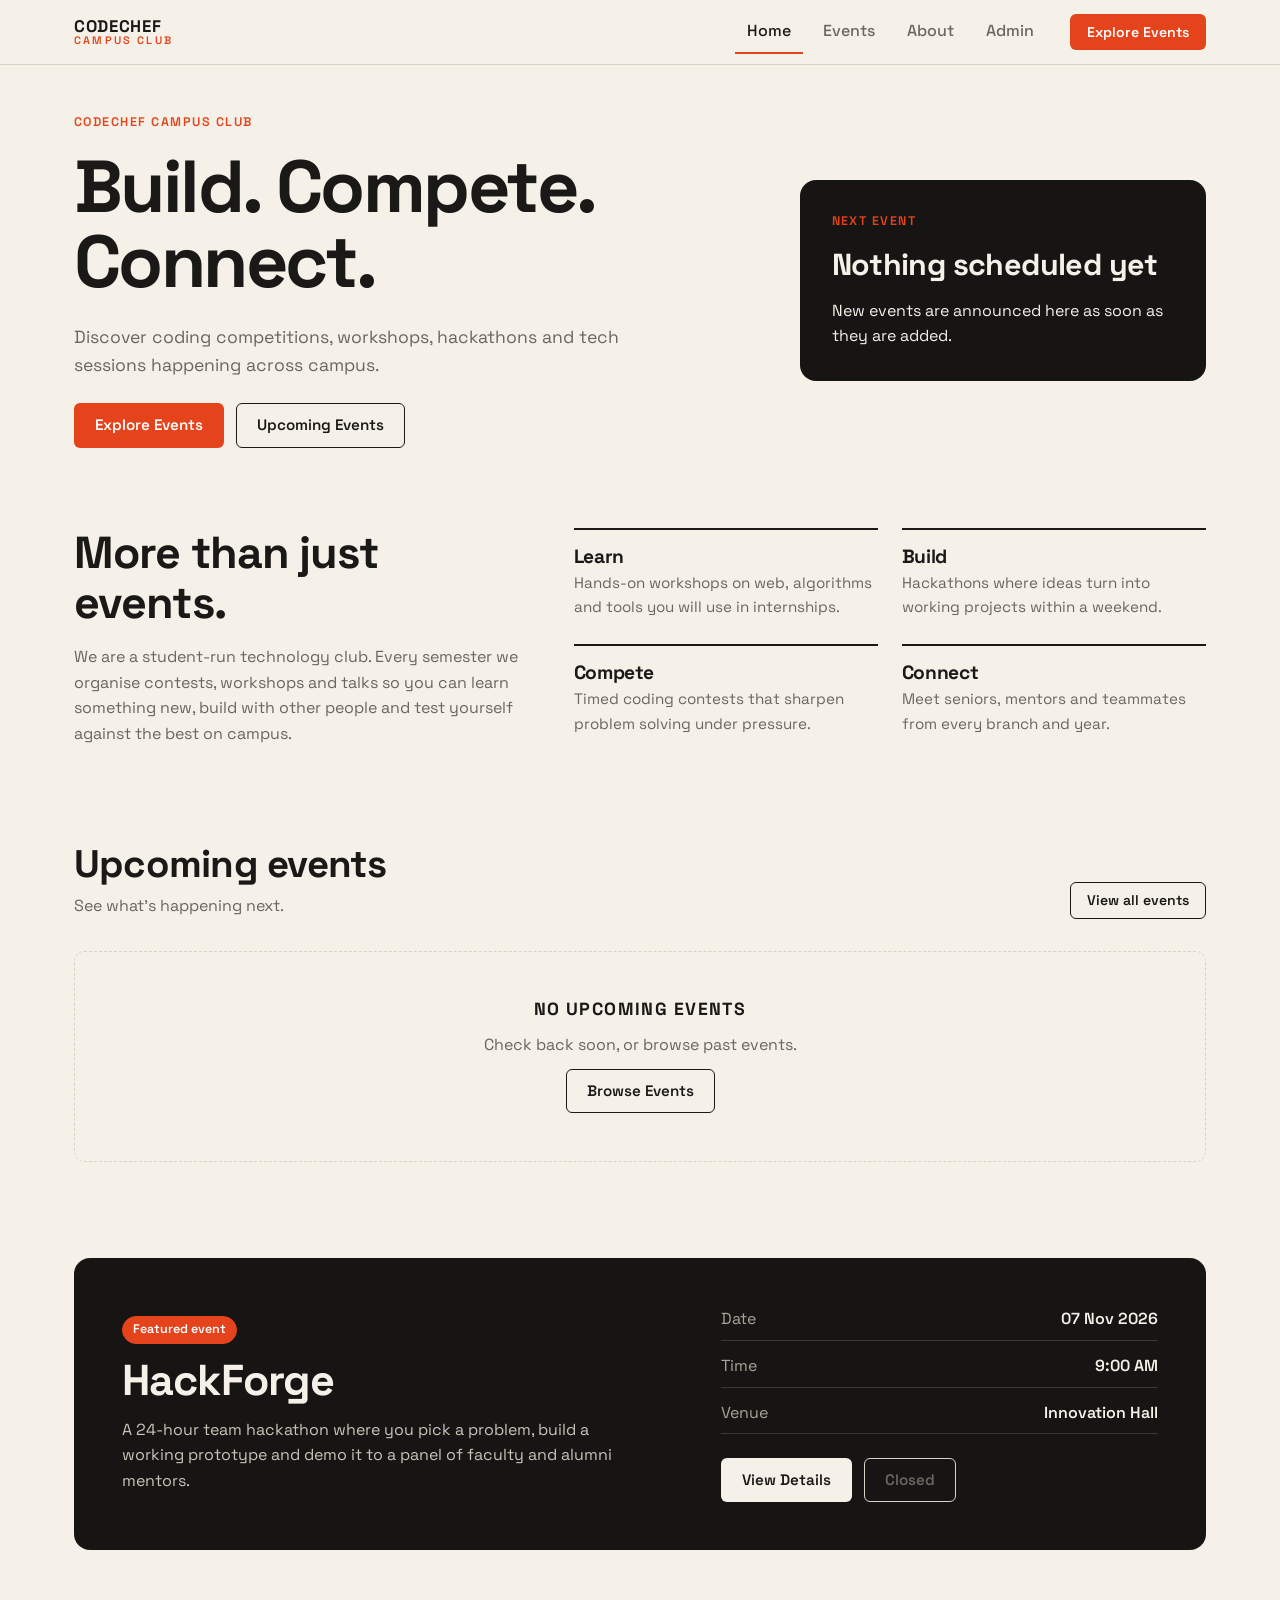
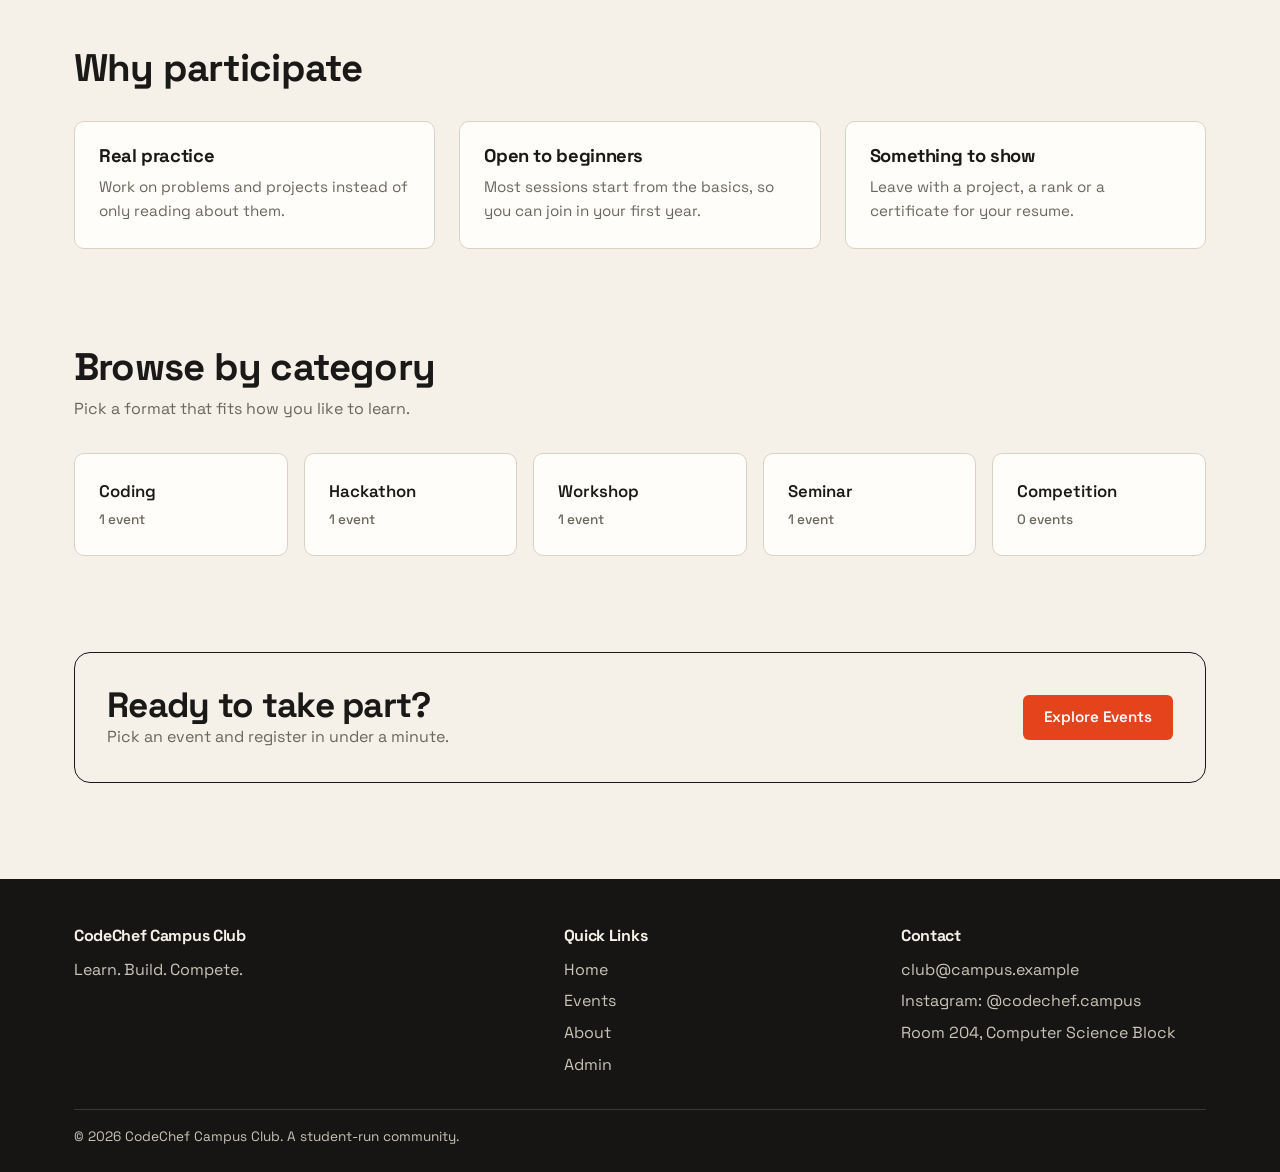
<file: index.html>
<!DOCTYPE html>
<html lang="en">
<head>
<meta charset="UTF-8">
<meta name="viewport" content="width=device-width, initial-scale=1">
<title>CodeChef Campus Club | Events</title>
<meta name="description" content="Discover coding competitions, workshops, hackathons and tech sessions happening across campus.">
<link rel="icon" href="data:,">
<link rel="preconnect" href="https://fonts.googleapis.com">
<link rel="preconnect" href="https://fonts.gstatic.com" crossorigin>
<link rel="stylesheet" href="https://fonts.googleapis.com/css2?family=Space+Grotesk:wght@400;500;600;700&display=swap">
<link rel="stylesheet" href="style.css">
<script src="script.js" defer></script>
</head>
<body data-page="home">
<header class="site-header" id="site-header"></header>
<main>
<section class="hero">
<div class="container hero-grid">
<div>
<p class="eyebrow">CodeChef Campus Club</p>
<h1 class="display">Build. Compete. Connect.</h1>
<p class="lead">Discover coding competitions, workshops, hackathons and tech sessions happening across campus.</p>
<div class="btn-row">
<a class="btn btn-primary" href="events.html">Explore Events</a>
<a class="btn btn-outline" href="#upcoming">Upcoming Events</a>
</div>
</div>
<aside class="next-panel" id="next-event" aria-label="Next event"></aside>
</div>
</section>

<section class="section" id="about">
<div class="container intro">
<div>
<h2>More than just events.</h2>
<p>We are a student-run technology club. Every semester we organise contests, workshops and talks so you can learn something new, build with other people and test yourself against the best on campus.</p>
</div>
<div class="principles">
<div class="principle"><h3>Learn</h3><p>Hands-on workshops on web, algorithms and tools you will use in internships.</p></div>
<div class="principle"><h3>Build</h3><p>Hackathons where ideas turn into working projects within a weekend.</p></div>
<div class="principle"><h3>Compete</h3><p>Timed coding contests that sharpen problem solving under pressure.</p></div>
<div class="principle"><h3>Connect</h3><p>Meet seniors, mentors and teammates from every branch and year.</p></div>
</div>
</div>
</section>

<section class="section" id="upcoming">
<div class="container">
<div class="section-head">
<div><h2>Upcoming events</h2><p>See what's happening next.</p></div>
<a class="btn btn-outline btn-sm" href="events.html">View all events</a>
</div>
<div class="event-grid" id="upcoming-grid"></div>
</div>
</section>

<section class="section" id="featured-section">
<div class="container">
<div class="featured" id="featured-event"></div>
</div>
</section>

<section class="section">
<div class="container">
<div class="section-head"><div><h2>Why participate</h2></div></div>
<div class="reasons">
<div class="reason"><h3>Real practice</h3><p>Work on problems and projects instead of only reading about them.</p></div>
<div class="reason"><h3>Open to beginners</h3><p>Most sessions start from the basics, so you can join in your first year.</p></div>
<div class="reason"><h3>Something to show</h3><p>Leave with a project, a rank or a certificate for your resume.</p></div>
</div>
</div>
</section>

<section class="section">
<div class="container">
<div class="section-head"><div><h2>Browse by category</h2><p>Pick a format that fits how you like to learn.</p></div></div>
<div class="category-grid" id="category-grid"></div>
</div>
</section>

<section class="section">
<div class="container">
<div class="cta">
<div><h2>Ready to take part?</h2><p>Pick an event and register in under a minute.</p></div>
<a class="btn btn-primary" href="events.html">Explore Events</a>
</div>
</div>
</section>
</main>
<footer class="site-footer" id="site-footer"></footer>
</body>
</html>
</file>
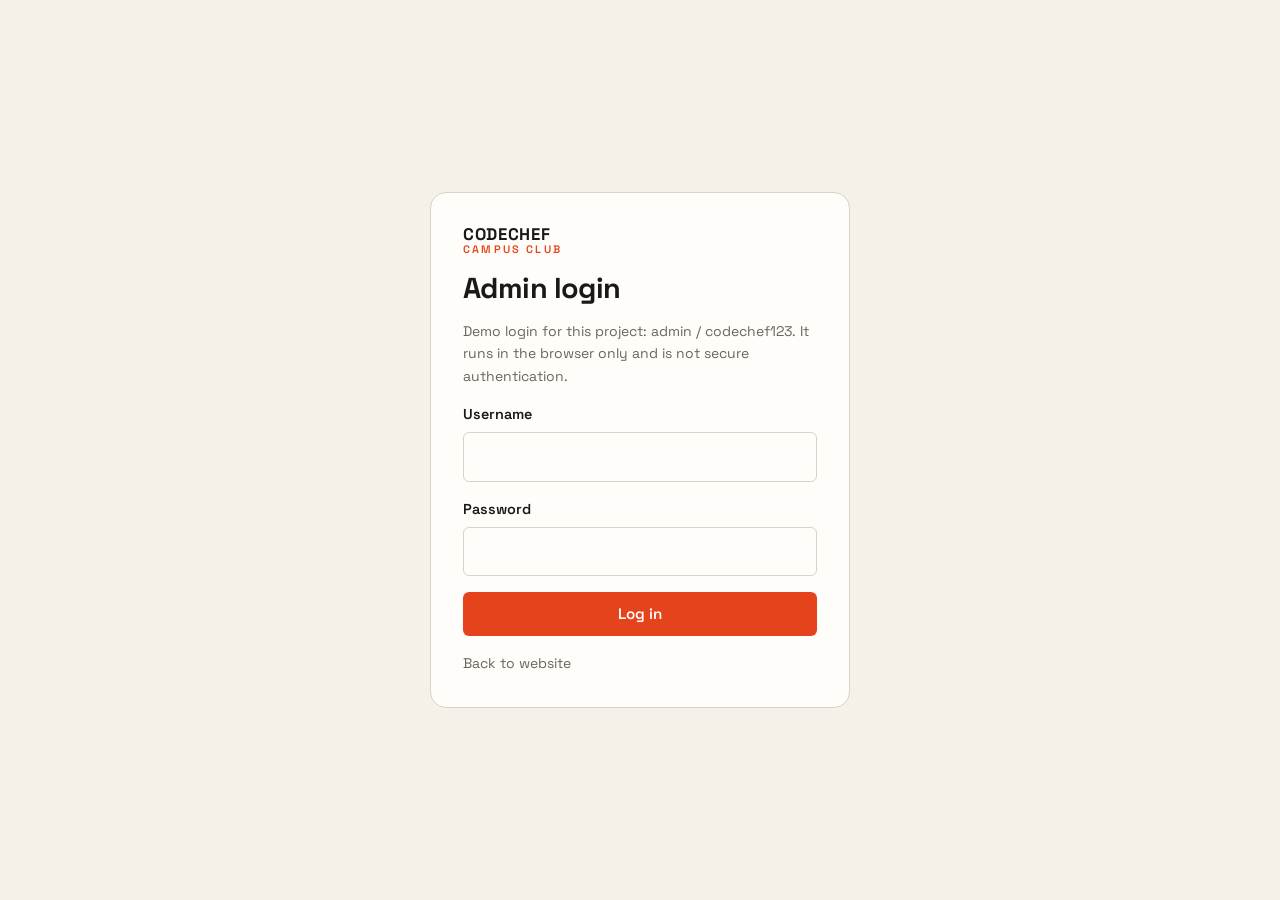
<file: admin.html>
<!DOCTYPE html>
<html lang="en">
<head>
<meta charset="UTF-8">
<meta name="viewport" content="width=device-width, initial-scale=1">
<title>Admin | CodeChef Campus Club</title>
<link rel="icon" href="data:,">
<link rel="preconnect" href="https://fonts.googleapis.com">
<link rel="preconnect" href="https://fonts.gstatic.com" crossorigin>
<link rel="stylesheet" href="https://fonts.googleapis.com/css2?family=Space+Grotesk:wght@400;500;600;700&display=swap">
<link rel="stylesheet" href="style.css">
<script src="script.js" defer></script>
</head>
<body data-page="admin">
<section class="login-view" id="login-view" hidden>
<form class="login-card" id="login-form" novalidate>
<a class="brand" href="index.html"><strong>CODECHEF</strong><span>CAMPUS CLUB</span></a>
<h1>Admin login</h1>
<p class="muted small">Demo login for this project: admin / codechef123. It runs in the browser only and is not secure authentication.</p>
<div class="field"><label for="username">Username</label><input class="input" id="username" name="username" autocomplete="username"></div>
<div class="field"><label for="password">Password</label><input class="input" id="password" name="password" type="password" autocomplete="current-password"></div>
<p class="form-alert" id="login-error" role="alert"></p>
<button class="btn btn-primary" type="submit">Log in</button>
<a class="small muted" href="index.html">Back to website</a>
</form>
</section>

<div class="admin-shell" id="app-view" hidden>
<aside class="sidebar" id="sidebar" aria-label="Admin navigation">
<a class="brand" href="index.html"><strong>CODECHEF</strong><span>ADMIN</span></a>
<nav class="side-nav">
<button class="side-link" type="button" data-view="dashboard">Dashboard</button>
<button class="side-link" type="button" data-view="events">Events</button>
<button class="side-link" type="button" data-view="registrations">Registrations</button>
</nav>
<button class="side-link side-logout" type="button" id="logout">Logout</button>
</aside>
<div class="admin-main">
<header class="admin-top">
<button class="btn btn-ghost btn-sm menu-btn" type="button" id="sidebar-toggle" aria-expanded="false" aria-controls="sidebar">Menu</button>
<h1 id="view-title">Dashboard</h1>
<a class="btn btn-ghost btn-sm" href="events.html">View site</a>
</header>
<main id="admin-content"></main>
</div>
</div>
</body>
</html>
</file>
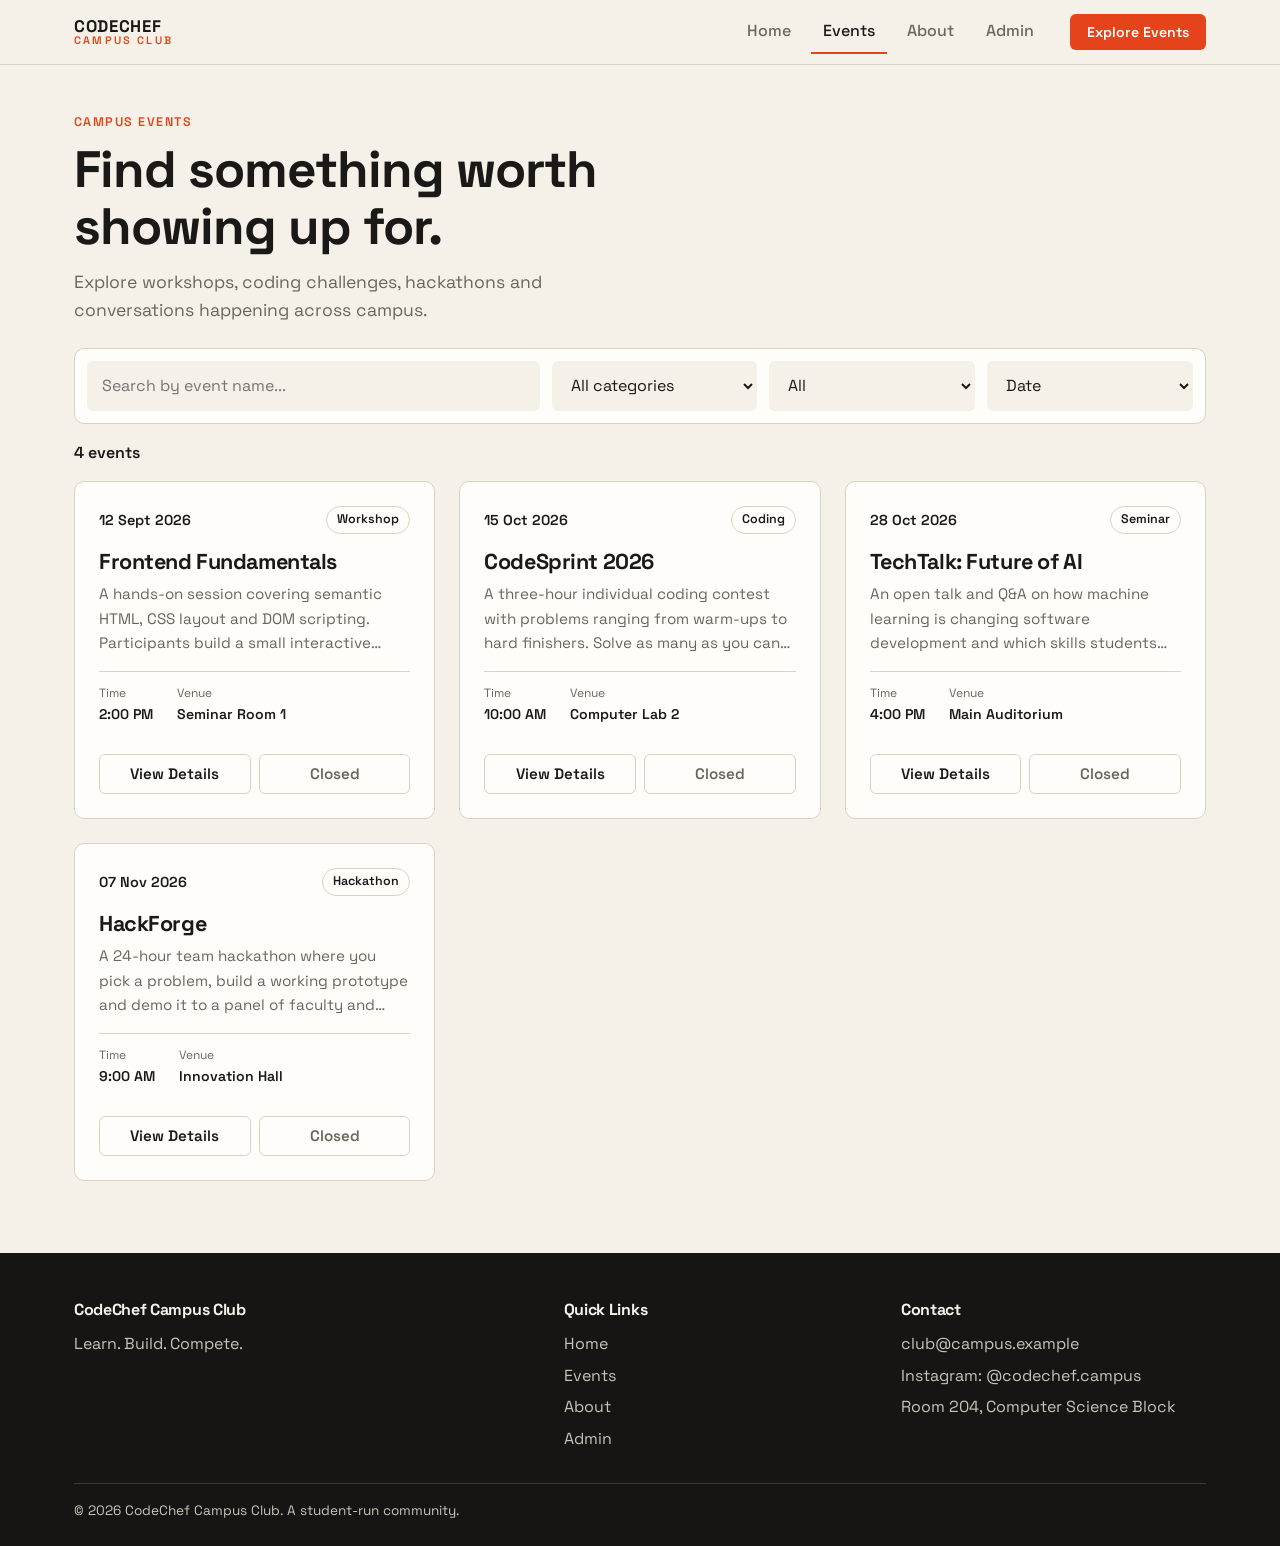
<file: events.html>
<!DOCTYPE html>
<html lang="en">
<head>
<meta charset="UTF-8">
<meta name="viewport" content="width=device-width, initial-scale=1">
<title>Events | CodeChef Campus Club</title>
<link rel="icon" href="data:,">
<link rel="preconnect" href="https://fonts.googleapis.com">
<link rel="preconnect" href="https://fonts.gstatic.com" crossorigin>
<link rel="stylesheet" href="https://fonts.googleapis.com/css2?family=Space+Grotesk:wght@400;500;600;700&display=swap">
<link rel="stylesheet" href="style.css">
<script src="script.js" defer></script>
</head>
<body data-page="events">
<header class="site-header" id="site-header"></header>
<main>
<section class="page-header">
<div class="container">
<p class="eyebrow">Campus Events</p>
<h1>Find something worth showing up for.</h1>
<p class="lead">Explore workshops, coding challenges, hackathons and conversations happening across campus.</p>
</div>
</section>
<section>
<div class="container">
<div class="toolbar" role="search">
<input class="input" id="search" type="search" placeholder="Search by event name..." aria-label="Search events">
<select class="select" id="category" aria-label="Category">
<option value="all">All categories</option>
<option value="Coding">Coding</option>
<option value="Hackathon">Hackathon</option>
<option value="Workshop">Workshop</option>
<option value="Seminar">Seminar</option>
<option value="Competition">Competition</option>
</select>
<select class="select" id="status" aria-label="Status">
<option value="all">All</option>
<option value="upcoming">Upcoming</option>
<option value="past">Past</option>
</select>
<select class="select" id="sort" aria-label="Sort by">
<option value="date">Date</option>
<option value="name">A-Z</option>
</select>
</div>
<p class="result-count" id="result-count" aria-live="polite"></p>
<div class="event-grid events-grid" id="events-grid"></div>
</div>
</section>
</main>
<footer class="site-footer" id="site-footer"></footer>
</body>
</html>
</file>
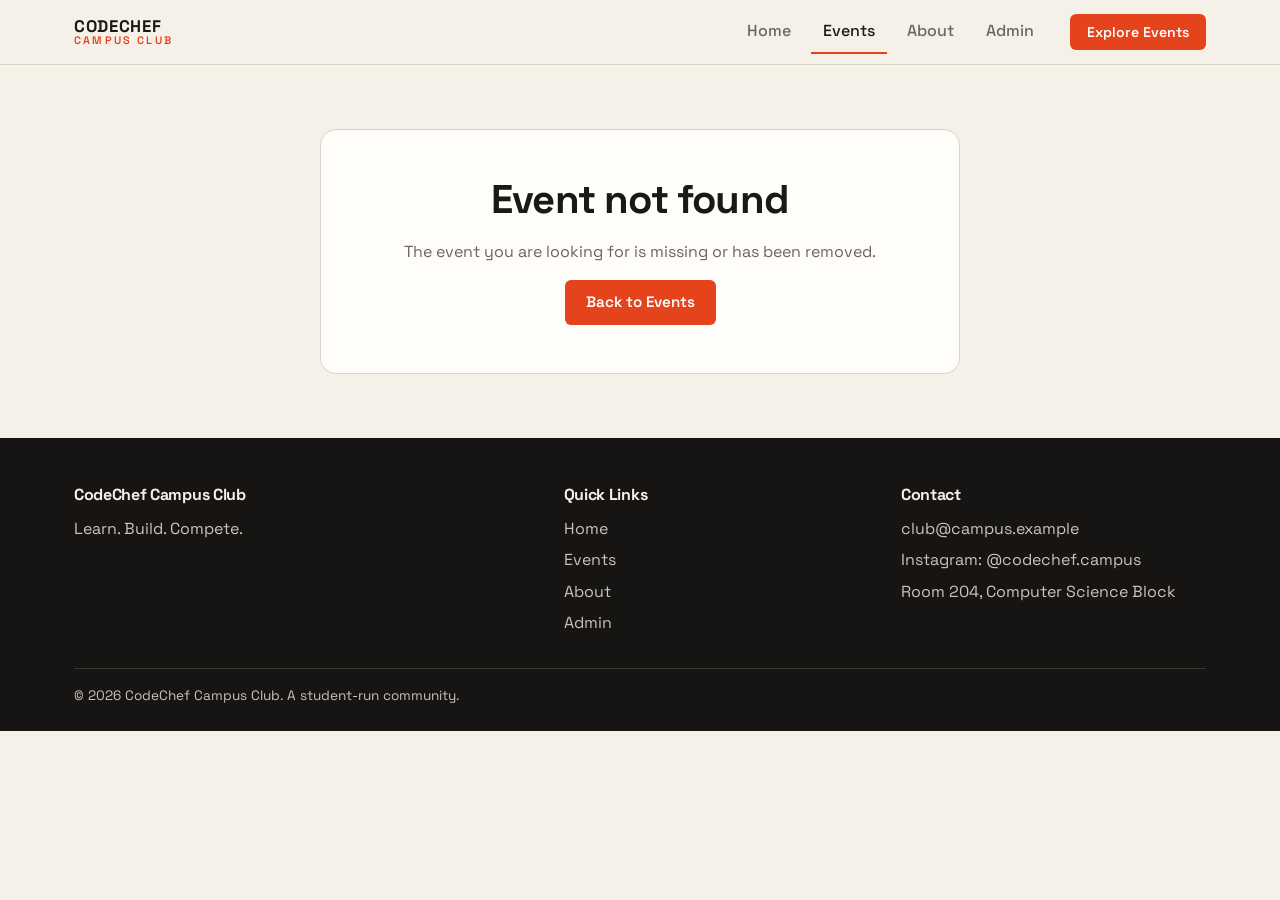
<file: register.html>
<!DOCTYPE html>
<html lang="en">
<head>
<meta charset="UTF-8">
<meta name="viewport" content="width=device-width, initial-scale=1">
<title>Register | CodeChef Campus Club</title>
<link rel="icon" href="data:,">
<link rel="preconnect" href="https://fonts.googleapis.com">
<link rel="preconnect" href="https://fonts.gstatic.com" crossorigin>
<link rel="stylesheet" href="https://fonts.googleapis.com/css2?family=Space+Grotesk:wght@400;500;600;700&display=swap">
<link rel="stylesheet" href="style.css">
<script src="script.js" defer></script>
</head>
<body data-page="register">
<header class="site-header" id="site-header"></header>
<main id="register-root"></main>
<footer class="site-footer" id="site-footer"></footer>
</body>
</html>
</file>
<file: style.css>
*,*::before,*::after{box-sizing:border-box;margin:0}
:root{--background:#f5f1e8;--surface:#fffdf9;--surface-dark:#161514;--text:#1a1917;--text-muted:#6a665e;--accent:#e5431b;--accent-dark:#c43512;--border:#d9d3c5;--success:#1d7a4b;--danger:#c4281c;--radius-sm:6px;--radius-md:10px;--radius-lg:16px;--shadow:0 10px 28px rgba(22,21,20,.1);--transition:.18s ease;--container:1180px;--space-1:8px;--space-2:12px;--space-3:16px;--space-4:24px;--space-5:32px;--space-6:48px;--space-7:64px}
html{scroll-behavior:smooth}
body{font-family:'Space Grotesk','Inter',system-ui,-apple-system,'Segoe UI',sans-serif;background:var(--background);color:var(--text);line-height:1.6;font-size:16px;-webkit-font-smoothing:antialiased;overflow-x:hidden}
body.no-scroll{overflow:hidden}
a{color:inherit;text-decoration:none}
button,input,select,textarea{font:inherit;color:inherit}
button{cursor:pointer}
:focus-visible{outline:2px solid var(--accent);outline-offset:2px}
[hidden]{display:none!important}
h1,h2,h3{line-height:1.12;letter-spacing:-.02em}
.container{width:100%;max-width:var(--container);margin:0 auto;padding:0 var(--space-4)}
.eyebrow,.panel-label{font-size:.78rem;font-weight:600;letter-spacing:.12em;text-transform:uppercase;color:var(--accent)}
.display{font-size:clamp(2.5rem,6.4vw,4.6rem);font-weight:700;letter-spacing:-.035em;line-height:1.02}
.lead{font-size:1.1rem;color:var(--text-muted);max-width:52ch}
.muted{color:var(--text-muted)}
.small{font-size:.875rem}

.btn{display:inline-flex;align-items:center;justify-content:center;gap:var(--space-1);padding:12px 20px;border:1px solid transparent;border-radius:var(--radius-sm);font-weight:600;font-size:.95rem;line-height:1.2;background:none;transition:background var(--transition),border-color var(--transition),color var(--transition),transform var(--transition);white-space:nowrap}
.btn-sm{padding:9px 16px;font-size:.88rem}
.btn-primary{background:var(--accent);color:#fff}
.btn-primary:hover{background:var(--accent-dark)}
.btn-outline{border-color:var(--text);color:var(--text)}
.btn-outline:hover{background:var(--text);color:var(--background)}
.btn-ghost{border-color:var(--border);background:var(--surface)}
.btn-ghost:hover{border-color:var(--text)}
.btn-light{background:var(--background);color:var(--text)}
.btn-light:hover{background:#fff}
.btn-danger{background:var(--danger);color:#fff}
.btn-danger:hover{background:#9f1f15}
.btn-disabled{border-color:var(--border);color:var(--text-muted);background:transparent;cursor:not-allowed}
.btn-row{display:flex;flex-wrap:wrap;gap:var(--space-2)}

.badge{display:inline-block;padding:3px 10px;border-radius:999px;border:1px solid var(--border);font-size:.78rem;font-weight:600;background:var(--surface)}
.badge-up{color:var(--success);border-color:var(--success)}
.badge-past{color:var(--text-muted)}
.badge-accent{background:var(--accent);border-color:var(--accent);color:#fff}

.site-header{position:sticky;top:0;z-index:40;background:var(--background);border-bottom:1px solid var(--border)}
.nav-bar{display:flex;align-items:center;justify-content:space-between;height:64px}
.brand{display:flex;flex-direction:column;line-height:1.1}
.brand strong{font-size:1.05rem;letter-spacing:.04em}
.brand span{font-size:.68rem;letter-spacing:.2em;color:var(--accent);font-weight:600}
.site-nav{display:flex;align-items:center;gap:var(--space-4)}
.site-nav ul{display:flex;list-style:none;padding:0;gap:var(--space-1)}
.site-nav a.nav-link{display:block;padding:8px 12px;font-weight:500;color:var(--text-muted);border-bottom:2px solid transparent;transition:color var(--transition)}
.site-nav a.nav-link:hover{color:var(--text)}
.site-nav a.nav-link.active{color:var(--text);border-bottom-color:var(--accent)}
.nav-toggle{display:none;flex-direction:column;gap:5px;padding:10px;background:none;border:1px solid var(--border);border-radius:var(--radius-sm)}
.nav-toggle span{display:block;width:20px;height:2px;background:var(--text)}

.hero{padding:var(--space-6) 0 var(--space-5)}
.hero-grid{display:grid;grid-template-columns:1.25fr .75fr;gap:var(--space-6);align-items:center}
.hero .eyebrow{margin-bottom:var(--space-3)}
.hero .lead{margin:var(--space-4) 0}
.next-panel{background:var(--surface-dark);color:var(--background);border-radius:var(--radius-lg);padding:var(--space-5);display:flex;flex-direction:column;gap:var(--space-3)}
.next-panel h2{font-size:1.9rem}
.next-panel dl{display:grid;gap:var(--space-1);border-top:1px solid #3a3835;padding-top:var(--space-3)}
.next-panel dl div{display:flex;justify-content:space-between;gap:var(--space-3)}
.next-panel dt{color:#a9a498}
.next-panel dd{margin:0;font-weight:600;text-align:right}
.next-panel .btn{margin-top:var(--space-1)}

.section{padding:var(--space-6) 0}
.section-head{display:flex;justify-content:space-between;align-items:flex-end;gap:var(--space-4);margin-bottom:var(--space-5);flex-wrap:wrap}
.section-head h2{font-size:clamp(1.7rem,3.6vw,2.4rem)}
.section-head p{color:var(--text-muted);margin-top:var(--space-1)}
.intro{display:grid;grid-template-columns:1fr 1.4fr;gap:var(--space-6);align-items:start}
.intro h2{font-size:clamp(1.8rem,4vw,2.8rem)}
.intro p{color:var(--text-muted);margin-top:var(--space-3);max-width:46ch}
.principles{display:grid;grid-template-columns:1fr 1fr;gap:var(--space-4)}
.principle{border-top:2px solid var(--text);padding-top:var(--space-3)}
.principle h3{font-size:1.2rem;margin-bottom:4px}
.principle p{margin:0;font-size:.95rem}

.event-grid{display:grid;grid-template-columns:repeat(3,1fr);gap:var(--space-4)}
.event-card{display:flex;flex-direction:column;gap:var(--space-3);background:var(--surface);border:1px solid var(--border);border-radius:var(--radius-md);padding:var(--space-4);transition:transform var(--transition),border-color var(--transition)}
.event-card:hover{transform:translateY(-3px);border-color:var(--text)}
.event-card:hover .btn-primary{background:var(--accent-dark)}
.card-top{display:flex;justify-content:space-between;align-items:center;gap:var(--space-2)}
.date-tag{font-weight:600;font-size:.9rem}
.card-body{flex:1}
.card-body h3{font-size:1.35rem;margin-bottom:var(--space-1)}
.card-body p{color:var(--text-muted);font-size:.95rem;display:-webkit-box;-webkit-line-clamp:3;-webkit-box-orient:vertical;overflow:hidden}
.meta{display:flex;gap:var(--space-4);padding:var(--space-2) 0;border-top:1px solid var(--border);font-size:.88rem}
.meta div{min-width:0}
.meta dt{color:var(--text-muted);font-size:.75rem}
.meta dd{margin:0;font-weight:600}
.card-actions{display:flex;gap:var(--space-1)}
.card-actions .btn{flex:1;padding:10px 12px}

.featured{display:grid;grid-template-columns:1.3fr 1fr;gap:var(--space-5);background:var(--surface-dark);color:var(--background);border-radius:var(--radius-lg);padding:var(--space-6);align-items:center}
.featured h2{font-size:clamp(1.8rem,4vw,2.7rem);margin:var(--space-2) 0}
.featured p{color:#c9c4b8;max-width:52ch}
.featured dl{display:grid;gap:var(--space-2);margin-bottom:var(--space-4)}
.featured dl div{display:flex;justify-content:space-between;border-bottom:1px solid #3a3835;padding-bottom:var(--space-1)}
.featured dt{color:#a9a498}
.featured dd{margin:0;font-weight:600}

.reasons{display:grid;grid-template-columns:repeat(3,1fr);gap:var(--space-4)}
.reason{padding:var(--space-4);background:var(--surface);border:1px solid var(--border);border-radius:var(--radius-md)}
.reason h3{font-size:1.15rem;margin-bottom:var(--space-1)}
.reason p{color:var(--text-muted);font-size:.95rem}
.category-grid{display:grid;grid-template-columns:repeat(5,1fr);gap:var(--space-3)}
.category-tile{display:flex;flex-direction:column;gap:4px;padding:var(--space-4);border:1px solid var(--border);border-radius:var(--radius-md);background:var(--surface);transition:border-color var(--transition),transform var(--transition)}
.category-tile:hover{border-color:var(--accent);transform:translateY(-2px)}
.category-tile span{font-weight:600;font-size:1.05rem}
.category-tile strong{font-size:.85rem;color:var(--text-muted);font-weight:500}
.cta{display:flex;justify-content:space-between;align-items:center;gap:var(--space-4);flex-wrap:wrap;padding:var(--space-5);border:1px solid var(--text);border-radius:var(--radius-lg)}
.cta h2{font-size:clamp(1.6rem,3.5vw,2.2rem)}
.cta p{color:var(--text-muted)}

.site-footer{background:var(--surface-dark);color:#c9c4b8;margin-top:var(--space-6);padding:var(--space-6) 0 var(--space-4)}
.footer-grid{display:grid;grid-template-columns:1.5fr 1fr 1fr;gap:var(--space-5)}
.footer-grid h3{color:var(--background);font-size:1rem;margin-bottom:var(--space-2)}
.footer-grid ul{list-style:none;padding:0;display:grid;gap:6px}
.footer-grid a:hover{color:#fff}
.footer-base{margin-top:var(--space-5);padding-top:var(--space-3);border-top:1px solid #3a3835;font-size:.85rem}

.page-header{padding:var(--space-6) 0 var(--space-4)}
.page-header h1{font-size:clamp(2rem,5vw,3.2rem);margin:var(--space-1) 0 var(--space-2);max-width:20ch}
.toolbar{display:grid;grid-template-columns:2.2fr 1fr 1fr 1fr;gap:var(--space-2);padding:var(--space-2);background:var(--surface);border:1px solid var(--border);border-radius:var(--radius-md)}
.input,.select,.textarea{width:100%;padding:11px 14px;background:var(--surface);border:1px solid var(--border);border-radius:var(--radius-sm);transition:border-color var(--transition)}
.input:hover,.select:hover,.textarea:hover{border-color:var(--text-muted)}
.textarea{min-height:96px;resize:vertical}
.input.invalid,.select.invalid,.textarea.invalid{border-color:var(--danger)}
.toolbar .input,.toolbar .select{border-color:transparent;background:var(--background)}
.result-count{margin:var(--space-3) 0;font-weight:600}
.events-grid{grid-template-columns:repeat(3,1fr);padding-bottom:var(--space-4)}
.empty-state{grid-column:1/-1;text-align:center;padding:var(--space-6) var(--space-4);border:1px dashed var(--border);border-radius:var(--radius-md);display:grid;gap:var(--space-2);justify-items:center}
.empty-state h3{font-size:1.1rem;letter-spacing:.08em}
.empty-state p{color:var(--text-muted)}

.field{display:grid;gap:6px;align-content:start}
.field label{font-weight:600;font-size:.9rem}
.field-error{color:var(--danger);font-size:.83rem;min-height:0}
.field-error:empty{display:none}
.form-grid{display:grid;grid-template-columns:1fr 1fr;gap:var(--space-3)}
.form-grid .span-2{grid-column:1/-1}
.check{display:flex;gap:var(--space-1);align-items:center;font-weight:500}
.form-alert{color:var(--danger);font-weight:600;font-size:.92rem}
.form-alert:empty{display:none}

.register-layout{display:grid;grid-template-columns:1fr 1fr;gap:var(--space-6);padding:var(--space-6) 0 var(--space-4);align-items:start}
.summary{background:var(--surface-dark);color:var(--background);border-radius:var(--radius-lg);padding:var(--space-5);display:grid;gap:var(--space-3)}
.summary h1{font-size:clamp(1.8rem,4vw,2.5rem)}
.summary p{color:#c9c4b8}
.summary dl{display:grid;gap:var(--space-2);border-top:1px solid #3a3835;padding-top:var(--space-3)}
.summary dl div{display:flex;justify-content:space-between;gap:var(--space-3)}
.summary dt{color:#a9a498}
.summary dd{margin:0;font-weight:600;text-align:right}
.form-card{background:var(--surface);border:1px solid var(--border);border-radius:var(--radius-lg);padding:var(--space-5)}
.form-card h2{font-size:1.5rem;margin-bottom:var(--space-3)}
.form-card .btn{margin-top:var(--space-2)}
.success{max-width:640px;margin:var(--space-7) auto;text-align:center;background:var(--surface);border:1px solid var(--border);border-radius:var(--radius-lg);padding:var(--space-6) var(--space-5);display:grid;gap:var(--space-3);justify-items:center}
.success h1{font-size:clamp(1.8rem,4vw,2.5rem)}
.success .check-mark{width:56px;height:56px;border-radius:50%;background:var(--success);color:#fff;display:grid;place-items:center;font-size:1.7rem}
.reg-id{font-size:1.8rem;font-weight:700;letter-spacing:.06em;padding:var(--space-2) var(--space-4);border:2px dashed var(--accent);border-radius:var(--radius-md)}
.success dl{display:grid;gap:var(--space-1);width:100%;text-align:left;border-top:1px solid var(--border);padding-top:var(--space-3)}
.success dl div{display:flex;justify-content:space-between;gap:var(--space-3)}
.success dt{color:var(--text-muted)}
.success dd{margin:0;font-weight:600;text-align:right}

.modal-overlay{position:fixed;inset:0;z-index:100;background:rgba(22,21,20,.62);display:flex;align-items:flex-start;justify-content:center;padding:var(--space-4) var(--space-3);overflow-y:auto}
.modal{position:relative;width:100%;max-width:580px;margin:auto;background:var(--surface);border-radius:var(--radius-lg);padding:var(--space-5);box-shadow:var(--shadow);display:grid;gap:var(--space-3);animation:modal-in .18s ease}
.modal:focus{outline:none}
.modal h2{font-size:1.7rem;padding-right:var(--space-5)}
.modal-x{position:absolute;top:var(--space-3);right:var(--space-3);width:36px;height:36px;border:1px solid var(--border);background:var(--surface);border-radius:var(--radius-sm);font-size:1.3rem;line-height:1}
.modal-x:hover{border-color:var(--text)}
.modal-actions{display:flex;justify-content:flex-end;gap:var(--space-2);flex-wrap:wrap}
.detail-list{display:grid;gap:var(--space-1)}
.detail-list div{display:flex;justify-content:space-between;gap:var(--space-3);padding:var(--space-1) 0;border-bottom:1px solid var(--border)}
.detail-list dt{color:var(--text-muted)}
.detail-list dd{margin:0;font-weight:600;text-align:right}
@keyframes modal-in{from{opacity:0;transform:translateY(8px)}to{opacity:1;transform:none}}

.login-view{min-height:100vh;display:grid;place-items:center;padding:var(--space-4)}
.login-card{width:100%;max-width:420px;background:var(--surface);border:1px solid var(--border);border-radius:var(--radius-lg);padding:var(--space-5);display:grid;gap:var(--space-3)}
.login-card h1{font-size:1.8rem}
.admin-shell{display:grid;grid-template-columns:240px 1fr;min-height:100vh}
.sidebar{background:var(--surface-dark);color:#c9c4b8;padding:var(--space-4);display:flex;flex-direction:column;gap:var(--space-4);position:sticky;top:0;height:100vh}
.sidebar .brand strong{color:var(--background)}
.side-nav{display:grid;gap:4px}
.side-link{text-align:left;padding:10px 12px;border:0;border-radius:var(--radius-sm);background:none;color:#c9c4b8;font-weight:500}
.side-link:hover{background:#2a2826;color:#fff}
.side-link.active{background:var(--accent);color:#fff}
.side-logout{margin-top:auto}
.admin-main{min-width:0}
.admin-top{display:flex;align-items:center;justify-content:space-between;gap:var(--space-3);padding:var(--space-3) var(--space-5);border-bottom:1px solid var(--border);background:var(--surface)}
.admin-top h1{font-size:1.3rem}
.menu-btn{display:none}
#admin-content{padding:var(--space-5)}
.stats{display:grid;grid-template-columns:repeat(4,1fr);gap:var(--space-3);margin-bottom:var(--space-4)}
.stat{background:var(--surface);border:1px solid var(--border);border-radius:var(--radius-md);padding:var(--space-3) var(--space-4)}
.stat span{color:var(--text-muted);font-size:.85rem}
.stat strong{display:block;font-size:1.9rem;line-height:1.2;overflow-wrap:anywhere}
.stat strong.stat-text{font-size:1.1rem;padding-top:8px}
.panels{display:grid;grid-template-columns:1fr 1fr;gap:var(--space-4)}
.panel{background:var(--surface);border:1px solid var(--border);border-radius:var(--radius-md);padding:var(--space-4);min-width:0}
.panel h2{font-size:1.1rem;margin-bottom:var(--space-3)}
.list{list-style:none;padding:0;display:grid}
.list li{display:flex;justify-content:space-between;gap:var(--space-3);padding:var(--space-2) 0;border-top:1px solid var(--border)}
.list li:first-child{border-top:0}
.list small{color:var(--text-muted);display:block}
.admin-bar{display:flex;justify-content:space-between;align-items:center;gap:var(--space-3);margin-bottom:var(--space-3);flex-wrap:wrap}
.admin-filters{display:grid;grid-template-columns:2fr 1fr;gap:var(--space-2);flex:1;max-width:620px}
.table-wrap{overflow-x:auto;background:var(--surface);border:1px solid var(--border);border-radius:var(--radius-md)}
table{width:100%;border-collapse:collapse;min-width:760px}
th{text-align:left;font-size:.78rem;color:var(--text-muted);font-weight:600;padding:var(--space-2) var(--space-3);border-bottom:1px solid var(--border);white-space:nowrap}
td{padding:var(--space-2) var(--space-3);border-bottom:1px solid var(--border);font-size:.92rem;vertical-align:middle}
tr:last-child td{border-bottom:0}
td small{display:block;color:var(--text-muted)}
.row-actions{display:flex;gap:6px}
.table-empty{text-align:center;color:var(--text-muted);padding:var(--space-5)}

@media (prefers-reduced-motion:reduce){*{transition:none!important;animation:none!important;scroll-behavior:auto!important}}

@media (max-width:1024px){
.event-grid,.events-grid{grid-template-columns:repeat(2,1fr)}
.category-grid{grid-template-columns:repeat(3,1fr)}
.stats{grid-template-columns:repeat(2,1fr)}
.admin-shell{grid-template-columns:190px 1fr}
.sidebar{padding:var(--space-3)}
#admin-content,.admin-top{padding-left:var(--space-4);padding-right:var(--space-4)}
.featured{padding:var(--space-5)}
}
@media (max-width:820px){
.nav-toggle{display:flex}
.site-nav{display:none;position:absolute;top:64px;left:0;right:0;flex-direction:column;align-items:stretch;gap:var(--space-3);background:var(--background);border-bottom:1px solid var(--border);padding:var(--space-3) var(--space-4) var(--space-4)}
.site-nav.open{display:flex}
.site-nav ul{flex-direction:column}
.hero-grid,.intro,.featured,.register-layout,.panels{grid-template-columns:1fr}
.hero-grid{gap:var(--space-5)}
.reasons{grid-template-columns:1fr}
.footer-grid{grid-template-columns:1fr 1fr}
.toolbar{grid-template-columns:1fr 1fr}
.toolbar .input{grid-column:1/-1}
.register-layout{gap:var(--space-4)}
}
@media (max-width:768px){
.admin-shell{grid-template-columns:1fr}
.sidebar{position:fixed;inset:0 auto 0 0;width:240px;height:100%;z-index:60;transform:translateX(-100%);transition:transform var(--transition)}
.sidebar.open{transform:none}
.menu-btn{display:inline-flex}
}
@media (max-width:640px){
.container{padding:0 var(--space-3)}
.event-grid,.events-grid,.principles,.form-grid,.toolbar,.admin-filters{grid-template-columns:1fr}
.category-grid{grid-template-columns:repeat(2,1fr)}
.footer-grid{grid-template-columns:1fr}
.hero{padding-top:var(--space-5)}
.next-panel,.summary,.form-card,.cta,.featured{padding:var(--space-4)}
.stats{grid-template-columns:1fr}
.modal{padding:var(--space-4)}
.modal-actions .btn,.btn-row .btn{flex:1}
.cta .btn{width:100%}
#admin-content,.admin-top{padding-left:var(--space-3);padding-right:var(--space-3)}
.success{margin:var(--space-5) auto;padding:var(--space-5) var(--space-3)}
.reg-id{font-size:1.35rem}
}
</file>
